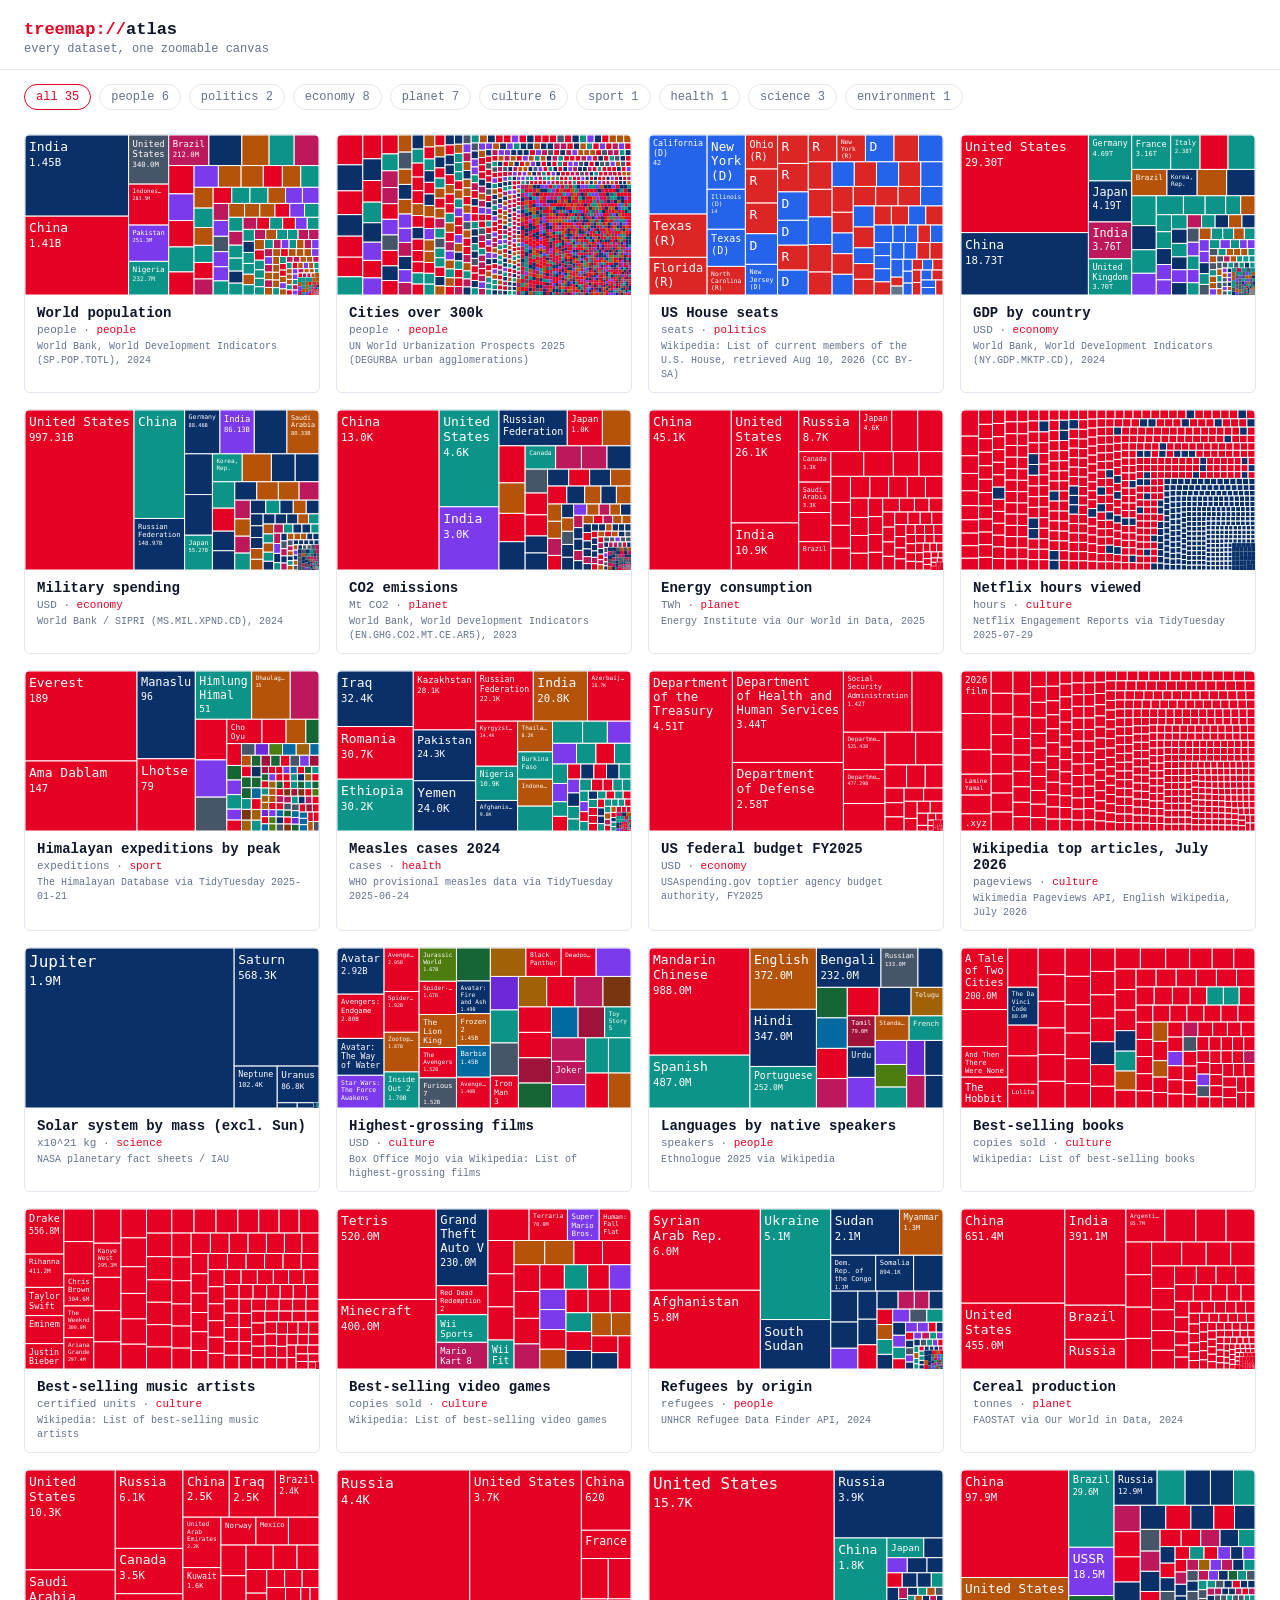
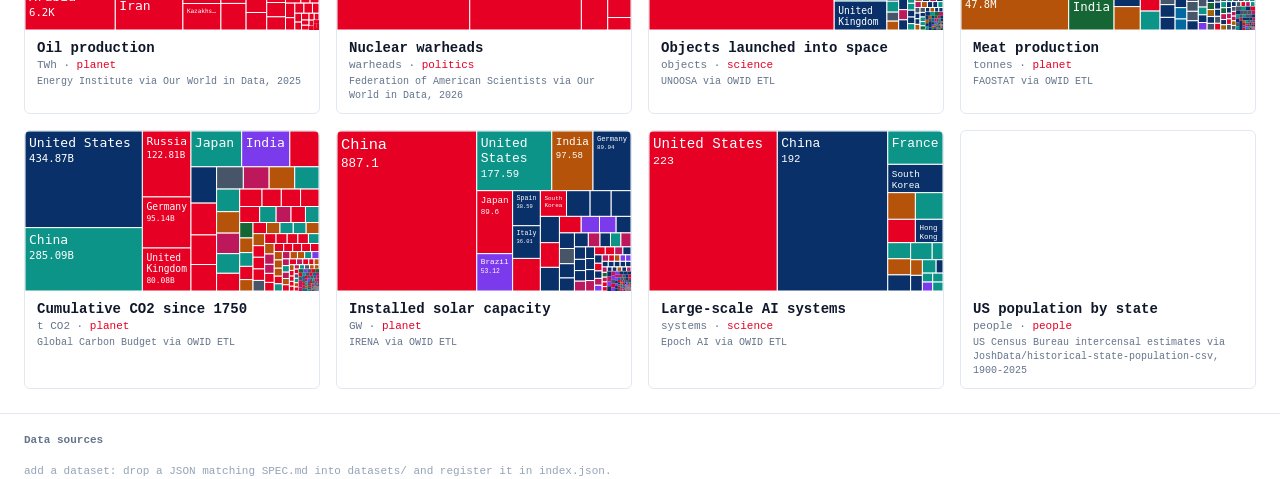
<file: index.html>
<!DOCTYPE html>
<html lang="en">
<head>
<meta charset="utf-8">
<meta name="viewport" content="width=device-width, initial-scale=1.0">
<title>treemap://atlas</title>
<link rel="stylesheet" href="style.css">
</head>
<body>
<header class="site">
  <h1><span class="proto">treemap://</span>atlas</h1>
  <span class="tag">every dataset, one zoomable canvas</span>
</header>
<div class="chips" id="chips"></div>
<div class="grid" id="grid"></div>
<footer id="sources"><b>Data sources</b><div id="srclist"></div><div class="add">add a dataset: drop a JSON matching SPEC.md into datasets/ and register it in index.json.</div></footer>
<script type="module">
import { Treemap } from './treemap-engine.js';

const reg = await fetch('datasets/index.json').then(r => r.json());
const grid = document.getElementById('grid');

const cats = ['all', ...new Set(reg.datasets.map(d => d.category))];
const counts = {};
for (const d of reg.datasets) counts[d.category] = (counts[d.category] || 0) + 1;
const chips = document.getElementById('chips');
let active = 'all';
for (const c of cats) {
  const b = document.createElement('button');
  b.className = 'chip' + (c === 'all' ? ' on' : '');
  b.textContent = c === 'all' ? `all ${reg.datasets.length}` : `${c} ${counts[c]}`;
  b.onclick = () => {
    active = c;
    document.querySelectorAll('.chip').forEach(x => x.classList.remove('on'));
    b.classList.add('on');
    document.querySelectorAll('.card').forEach(el =>
      el.style.display = (c === 'all' || el.dataset.cat === c) ? '' : 'none');
  };
  chips.appendChild(b);
}

for (const d of reg.datasets) {
  const card = document.createElement('a');
  card.className = 'card';
  card.dataset.cat = d.category;
  card.href = `viewer.html?d=${d.id}`;
  card.innerHTML = `<div class="thumb"><canvas></canvas></div>
    <div class="info"><div class="t">${d.title}</div><div class="s">${d.unit} \u00b7 <span class="cat">${d.category}</span></div><div class="src">${d.source}</div></div>`;
  grid.appendChild(card);
  const data = await fetch(`datasets/${d.id}.json`).then(r => r.json());
  const cv = card.querySelector('canvas');
  const tm = new Treemap(cv, data, { grouped: false, minFont: 6, maxFont: 16 });
  cv.style.pointerEvents = 'none';
}
document.getElementById('srclist').innerHTML = reg.datasets
  .map(d => `<div class="srcrow">${d.title}: <a class="srclink" href="${d.source_url}" target="_blank" rel="noopener">${d.source}</a></div>`)
  .join('');
</script>
</body>
</html>
</file>
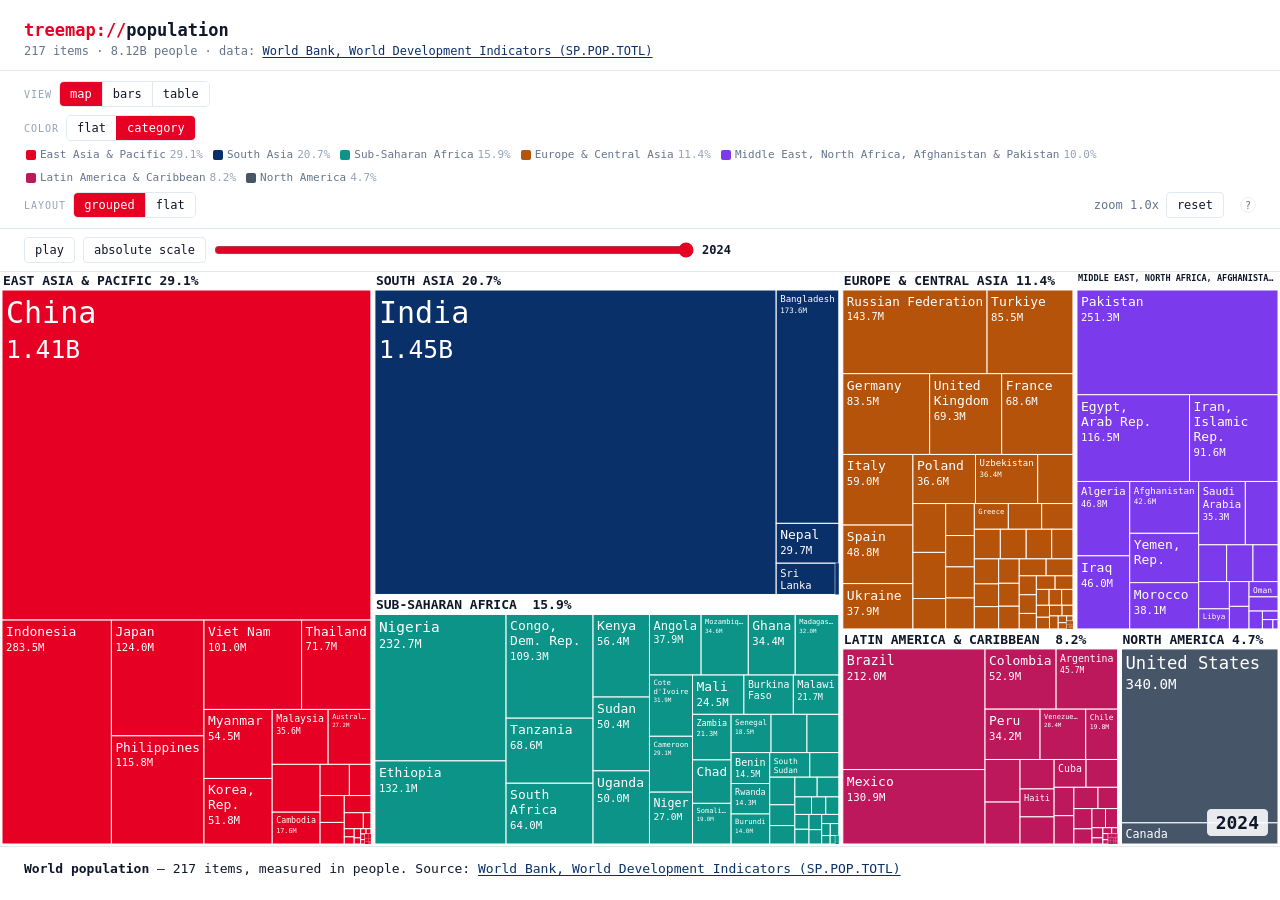
<file: viewer.html>
<!DOCTYPE html>
<html lang="en">
<head>
<meta charset="utf-8">
<meta name="viewport" content="width=device-width, initial-scale=1.0">
<title>treemap://atlas</title>
<link rel="stylesheet" href="style.css">
</head>
<body>
<header class="site">
  <div class="row1"><h1><a href="index.html"><span class="proto">treemap://</span><span id="dsid">...</span></a></h1></div>
  <div class="row2"><span class="tag" id="dsmeta"></span></div>
</header>
<div class="controls">
  <span class="cgroup"><span class="clabel">view</span><span class="seg"><button id="bMap" class="on">map</button><button id="bBars">bars</button><button id="bTable">table</button></span></span>
  <span class="cgroup"><span class="clabel">color</span><span class="seg"><button id="bFlat">flat</button><button id="bCat" class="on">category</button></span><span id="legend"></span></span>
  <span class="cgroup"><span class="clabel">layout</span><span class="seg"><button id="bGroup" class="on">grouped</button><button id="bUngroup">flat</button></span></span>
  <span class="cgroup nav"><span class="meta" id="zoomlabel">zoom 1.0x</span><button id="bReset">reset</button></span>
  <span id="howto" title="">?</span>
</div>
<div class="controls" id="timebar" style="display:none">
  <button id="bPlay">play</button>
  <button id="bAbs" title="treemap area scales with the year's total">absolute scale</button>
  <input type="range" id="yslider" min="0" max="0" value="0">
  <span class="meta" id="ylabel"></span>
</div>
<div id="stage">
  <div id="yearoverlay"></div>
  <canvas id="cv"></canvas>
  <div id="tooltip"></div>
  <div id="tablewrap" style="display:none"></div>
  <div id="barswrap" style="display:none"></div>
</div>
<div id="caption"></div>
<script type="module">
import { Treemap } from './treemap-engine.js';

const id = new URLSearchParams(location.search).get('d') || 'population';
const [reg, data] = await Promise.all([
  fetch('datasets/index.json').then(r => r.json()),
  fetch(`datasets/${id}.json`).then(r => r.json())
]);
const entry = reg.datasets.find(d => d.id === id) || {};
document.getElementById('dsid').textContent = id;

document.title = `treemap://${id}`;
const total = data.items.reduce((s, d) => s + d.value, 0);
const cap = document.getElementById('caption');
const yov = document.getElementById('yearoverlay');
function setCaption(y) {
  cap.innerHTML = `<b>${data.title}</b> \u2014 ${data.items.length} items, measured in ${data.unit}. Source: <a class="srclink" href="${data.source_url || '#'}" target="_blank" rel="noopener">${data.source}</a>`;
  yov.textContent = y || data.date || '';
}
setCaption(data.years ? data.years[data.years.length - 1] : data.date);
const grouped = data.items.some(d => d.parent);
document.getElementById('howto').title =
  'How to read: area = value in ' + data.unit + ', sorted big to small from top left' +
  (grouped ? ', grouped in labeled blocks (click a block to zoom)' : '') + '. Hover any rectangle for details.';
document.getElementById('dsmeta').innerHTML =
  `${data.items.length} items \u00b7 ${fmtTotal(total)} ${data.unit} \u00b7 data: <a class="srclink" href="${data.source_url || '#'}" target="_blank" rel="noopener">${data.source}</a>`;

function fmtTotal(v) {
  if (v >= 1e12) return (v / 1e12).toFixed(2) + 'T';
  if (v >= 1e9) return (v / 1e9).toFixed(2) + 'B';
  if (v >= 1e6) return (v / 1e6).toFixed(1) + 'M';
  if (v >= 1e3) return (v / 1e3).toFixed(1) + 'K';
  return v.toLocaleString();
}

const cv = document.getElementById('cv');
const tm = new Treemap(cv, data);
const tip = document.getElementById('tooltip');

tm.onHover = (n, x, y) => {
  if (!n) { tip.style.display = 'none'; return; }
  const pct = (100 * n.value / total).toFixed(3);
  const rank = tm.rank.get(n);
  const grp = n.parent ? `<span class="k">group</span> ${n.parent}<br>` : '';
  const note = n.note ? `<span class="k">in</span> ${n.note}<br>` : '';
  tip.innerHTML = `<b>${n.name}</b><br>`
    + `<span class="k">value</span> ${fmtTotal(n.value)} ${data.unit}<br>`
    + `<span class="k">share</span> ${pct}%<br>`
    + `<span class="k">rank</span> ${rank} of ${tm.n}<br>`
    + note + grp
    + `<span class="k">source</span> ${data.source}`;
  tip.style.display = 'block';
  const tw2 = tip.offsetWidth || 180, th2 = tip.offsetHeight || 90;
  tip.style.left = Math.max(0, Math.min(x + 14, cv.clientWidth - tw2 - 4)) + 'px';
  tip.style.top = Math.max(0, Math.min(y + 14, cv.clientHeight - th2 - 4)) + 'px';
};
tm.onZoom = s => document.getElementById('zoomlabel').textContent = `zoom ${s.toFixed(1)}x`;

const bFlat = document.getElementById('bFlat');
const bCat = document.getElementById('bCat');
bFlat.onclick = () => { tm.setColorMode('flat'); bFlat.classList.add('on'); bCat.classList.remove('on'); };
bCat.onclick = () => { tm.setColorMode('category'); bCat.classList.add('on'); bFlat.classList.remove('on'); };
const bGroup = document.getElementById('bGroup');
const bUngroup = document.getElementById('bUngroup');
function setGroupUI(g) {
  bGroup.classList.toggle('on', g);
  bUngroup.classList.toggle('on', !g);
  tm.setGrouped(g);
}
bGroup.onclick = () => setGroupUI(true);
bUngroup.onclick = () => setGroupUI(false);
const hasGroups = data.items.some(d => d.parent);
if (!hasGroups) { bGroup.disabled = true; bUngroup.classList.add('on'); bGroup.classList.remove('on'); }
document.getElementById('bReset').onclick = () => tm.reset();

const tw = document.getElementById('tablewrap');
const bTable = document.getElementById('bTable');
let tableOn = false, sortKey = 'value', sortDir = -1;
function renderTable() {
  const rows = [...data.items].map(d => ({
    name: d.name, value: d.value, share: 100 * d.value / total,
    group: d.parent || '', rank: tm.rank.get(d) || 0
  }));
  rows.sort((a, b) => {
    const x = a[sortKey], y = b[sortKey];
    return (typeof x === 'string' ? x.localeCompare(y) : x - y) * sortDir;
  });
  const hasGroup = rows.some(r => r.group);
  const cols = [['rank', '#'], ['name', 'name'], ['value', `value (${data.unit})`], ['share', 'share']];
  if (hasGroup) cols.push(['group', 'group']);
  const arrow = k => sortKey === k ? (sortDir < 0 ? ' \u2193' : ' \u2191') : '';
  tw.innerHTML = `<table class="dt"><thead><tr>` +
    cols.map(([k, l]) => `<th data-k="${k}">${l}${arrow(k)}</th>`).join('') +
    `</tr></thead><tbody>` +
    rows.map(r => `<tr><td>${r.rank}</td><td>${r.name}</td><td>${fmtTotal(r.value)}</td><td>${r.share.toFixed(2)}%</td>` +
      (hasGroup ? `<td>${r.group}</td>` : '') + `</tr>`).join('') +
    `</tbody></table>`;
  tw.querySelectorAll('th').forEach(th => th.onclick = () => {
    const k = th.dataset.k;
    if (sortKey === k) sortDir = -sortDir; else { sortKey = k; sortDir = k === 'name' || k === 'group' ? 1 : -1; }
    renderTable();
  });
}
if (data.years && data.years.length > 1) {
  const bar = document.getElementById('timebar');
  const sl = document.getElementById('yslider');
  const yl = document.getElementById('ylabel');
  const bPlay = document.getElementById('bPlay');
  bar.style.display = 'flex';
  sl.max = data.years.length - 1;
  sl.value = data.years.length - 1;
  yl.textContent = data.years[data.years.length - 1];
  let playing = null;
  const setY = i => {
    yl.textContent = data.years[i];
    yov.textContent = data.years[i];
    tm.setYear(i);
    if (view === 'table') renderTable();
    if (view === 'bars') renderBars();
  };
  sl.oninput = () => { setY(+sl.value); };
  const bAbs = document.getElementById('bAbs');
  bAbs.onclick = () => {
    const on = !bAbs.classList.contains('on');
    bAbs.classList.toggle('on', on);
    tm.setAbsolute(on);
    if (on && +sl.value === data.years.length - 1) {
      sl.value = 0;
      setY(0);
    }
  };
  bPlay.onclick = () => {
    if (playing) { clearInterval(playing); playing = null; bPlay.textContent = 'play'; bPlay.classList.remove('on'); return; }
    if (+sl.value >= data.years.length - 1) sl.value = 0;
    bPlay.textContent = 'stop'; bPlay.classList.add('on');
    playing = setInterval(() => {
      if (+sl.value >= data.years.length - 1) { clearInterval(playing); playing = null; bPlay.textContent = 'play'; bPlay.classList.remove('on'); return; }
      sl.value = +sl.value + 1;
      setY(+sl.value);
    }, 650);
  };
}

const bMap = document.getElementById('bMap');
const bBars = document.getElementById('bBars');
const bw = document.getElementById('barswrap');
let view = 'map';
function setView(v) {
  view = v;
  tableOn = v === 'table';
  bMap.classList.toggle('on', v === 'map');
  bBars.classList.toggle('on', v === 'bars');
  bTable.classList.toggle('on', v === 'table');
  cv.style.display = v === 'map' ? 'block' : 'none';
  tw.style.display = v === 'table' ? 'block' : 'none';
  bw.style.display = v === 'bars' ? 'block' : 'none';
  yov.style.display = v === 'table' ? 'none' : 'block';
  tip.style.display = 'none';
  if (v === 'table') renderTable();
  if (v === 'bars') renderBars();
}
bMap.onclick = () => setView('map');
bBars.onclick = () => setView('bars');
bTable.onclick = () => setView('table');

let barsBuilt = false;
function renderBars() {
  const rows = [...data.items].filter(d => d.value > 0).sort((a, b) => b.value - a.value).slice(0, 60);
  const max = rows[0] ? rows[0].value : 1;
  if (!barsBuilt) {
    bw.innerHTML = '<div class="barlist">' + rows.map(() =>
      `<div class="barrow"><span class="bname"></span><span class="btrack"><span class="bfill"></span></span><span class="bval"></span></div>`).join('') + '</div>';
    barsBuilt = true;
  }
  const rowEls = bw.querySelectorAll('.barrow');
  rows.forEach((d, i) => {
    const el = rowEls[i];
    if (!el) return;
    el.querySelector('.bname').textContent = `${i + 1}. ${d.name}`;
    const f = el.querySelector('.bfill');
    f.style.width = (100 * d.value / max) + '%';
    f.style.background = tm.colorMode === 'flat' ? '#0a3069' : (tm.catColor.get(d.color_key || '') || '#64748b');
    el.querySelector('.bval').textContent = fmtTotal(d.value) + ' (' + (100 * d.value / total).toFixed(1) + '%)';
  });
}
const lg = document.getElementById('legend');
function buildLegend() {
  lg.innerHTML = '';
  if (tm.colorMode === 'flat') return;
  for (const [cat, col] of tm.catColor) {
    const e = document.createElement('span');
    e.className = 'lg';
    const pct = (100 * (tm.catTotal.get(cat) || 0) / total).toFixed(1);
    e.innerHTML = `<span class="sw" style="background:${col}"></span>${cat} <span class="lp">${pct}%</span>`;
    lg.appendChild(e);
  }
}
buildLegend();
const oldFlat = bFlat.onclick, oldCat = bCat.onclick;
bFlat.onclick = () => { oldFlat(); buildLegend(); };
bCat.onclick = () => { oldCat(); buildLegend(); };
addEventListener('resize', () => tm.resize());
requestAnimationFrame(() => tm.resize());
</script>
</body>
</html>
</file>
<file: style.css>
* { margin: 0; padding: 0; box-sizing: border-box; }
:root {
  --red: #E60023;
  --navy: #0a3069;
  --ink: #0f172a;
  --slate: #64748b;
  --bg: #ffffff;
  --line: #e2e8f0;
}
body {
  font-family: ui-monospace, 'SF Mono', Menlo, Consolas, monospace;
  background: var(--bg);
  color: var(--ink);
}
a { color: inherit; text-decoration: none; }
header.site {
  padding: 20px 24px 12px;
  border-bottom: 1px solid var(--line);
  display: flex;
  align-items: baseline;
  gap: 14px;
  flex-wrap: wrap;
}
header.site h1 { font-size: 17px; font-weight: 600; }
header.site h1 .proto { color: var(--red); }
header.site .tag { font-size: 12px; color: var(--slate); }
.controls {
  display: flex;
  gap: 8px;
  padding: 10px 24px;
  align-items: center;
  flex-wrap: wrap;
  border-bottom: 1px solid var(--line);
}
.controls button {
  font: inherit;
  font-size: 12px;
  padding: 5px 10px;
  border: 1px solid var(--line);
  background: #fff;
  cursor: pointer;
  border-radius: 4px;
  color: var(--ink);
}
.controls button.on { border-color: var(--red); color: var(--red); }
.controls .meta { font-size: 12px; color: var(--slate); margin-left: auto; }
#stage { position: relative; width: 100%; height: calc(100vh - 110px); }
#stage canvas { display: block; cursor: grab; }
#tooltip {
  position: absolute;
  pointer-events: none;
  background: var(--ink);
  color: #fff;
  font-size: 12px;
  padding: 6px 9px;
  border-radius: 4px;
  display: none;
  white-space: nowrap;
  z-index: 5;
}
#tooltip .v { color: #fca5a5; }
.grid {
  display: grid;
  grid-template-columns: repeat(auto-fill, minmax(280px, 1fr));
  gap: 16px;
  padding: 24px;
}
.card {
  border: 1px solid var(--line);
  border-radius: 6px;
  overflow: hidden;
  transition: border-color .15s;
}
.card:hover { border-color: var(--red); }
.card canvas { display: block; width: 100%; height: 160px; }
.card .info { padding: 10px 12px; }
.card .info .t { font-size: 14px; font-weight: 600; }
.card .info .s { font-size: 11px; color: var(--slate); margin-top: 3px; }
footer { padding: 16px 24px; font-size: 11px; color: var(--slate); border-top: 1px solid var(--line); }

#legend { display: flex; gap: 10px; flex-wrap: wrap; font-size: 11px; color: var(--slate); align-items: center; }
#legend .lg { display: inline-flex; align-items: center; gap: 4px; }
#legend .sw { width: 10px; height: 10px; border-radius: 2px; display: inline-block; }
#tooltip .k { color: #94a3b8; display: inline-block; min-width: 52px; }

.srclink { color: var(--navy); text-decoration: underline; text-underline-offset: 2px; }
.srclink:hover { color: var(--red); }
.card .src { font-size: 10px; color: var(--slate); margin-top: 4px; line-height: 1.4; }
footer#sources { line-height: 1.9; }
footer .srcrow { font-size: 11px; }
footer .add { margin-top: 10px; color: #94a3b8; }

.chips { display: flex; gap: 8px; padding: 14px 24px 0; flex-wrap: wrap; }
.chip { font: inherit; font-size: 12px; padding: 5px 11px; border: 1px solid var(--line); background: #fff; cursor: pointer; border-radius: 999px; color: var(--slate); }
.chip.on { border-color: var(--red); color: var(--red); }
.card .cat { color: var(--red); }

#tablewrap { height: 100%; overflow: auto; padding: 0 24px 24px; }
table.dt { border-collapse: collapse; width: 100%; font-size: 12px; margin-top: 12px; }
table.dt th { text-align: left; padding: 7px 12px; border-bottom: 2px solid var(--ink); cursor: pointer; user-select: none; position: sticky; top: 0; background: #fff; }
table.dt th:hover { color: var(--red); }
table.dt td { padding: 5px 12px; border-bottom: 1px solid var(--line); }
table.dt td:nth-child(1) { color: var(--slate); width: 40px; }
table.dt td:nth-child(3), table.dt td:nth-child(4) { font-variant-numeric: tabular-nums; }
table.dt tr:hover td { background: #fef2f2; }

#timebar { padding-top: 8px; padding-bottom: 8px; }
#yslider { flex: 1; max-width: 480px; accent-color: var(--red); }
#ylabel { min-width: 46px; margin-left: 0; color: var(--ink); font-weight: 600; }

#stage { position: relative; }
#yearoverlay { position: absolute; bottom: 10px; right: 12px; font-size: 18px; font-weight: 700; color: var(--ink); background: rgba(255,255,255,0.88); border: 1px solid var(--line); border-radius: 4px; padding: 2px 8px; pointer-events: none; z-index: 4; }
#yearoverlay:empty { display: none; }
#legend .lp { color: #94a3b8; }
#caption { padding: 12px 24px 20px; font-size: 13px; color: var(--ink); border-top: 1px solid var(--line); line-height: 1.6; }
#caption b { font-weight: 600; }
html, body { height: 100%; }
body { display: flex; flex-direction: column; }
#stage { flex: 1; min-height: 0; height: auto; }
body:has(.grid) { display: block; height: auto; }

.cgroup { display: inline-flex; align-items: center; gap: 7px; margin-right: 14px; }
.clabel { font-size: 10px; text-transform: uppercase; letter-spacing: 1px; color: #94a3b8; }
.seg { display: inline-flex; border: 1px solid var(--line); border-radius: 5px; overflow: hidden; }
.seg button { border: none; border-radius: 0; padding: 5px 10px; }
.seg button + button { border-left: 1px solid var(--line); }
.seg button.on { background: var(--red); color: #fff; border-color: var(--red); }
.seg button:disabled { opacity: 0.4; cursor: default; }
.cgroup.nav { margin-left: auto; margin-right: 0; }
.cgroup.nav .meta { margin-left: 0; }

header.site h2#dstitle { flex-basis: 100%; font-size: 21px; font-weight: 700; margin-top: 6px; letter-spacing: -0.2px; }

header.site { display: block; }
header.site .row1 { margin-bottom: 4px; }
header.site .row2 { display: flex; align-items: baseline; gap: 12px; flex-wrap: wrap; }
header.site h2#dstitle { font-size: 21px; font-weight: 700; margin: 0; letter-spacing: -0.2px; flex-basis: auto; }

#barswrap { height: 100%; overflow: auto; padding: 12px 24px 24px; }
.barrow { display: flex; align-items: center; gap: 10px; padding: 3px 0; font-size: 12px; }
.bname { width: 230px; min-width: 230px; text-align: right; white-space: nowrap; overflow: hidden; text-overflow: ellipsis; }
.btrack { flex: 1; background: #f1f5f9; border-radius: 3px; height: 15px; overflow: hidden; }
.bfill { display: block; height: 100%; width: 0; transition: width 0.5s cubic-bezier(0.65,0,0.35,1); }
.bval { width: 130px; min-width: 130px; color: var(--slate); font-variant-numeric: tabular-nums; }
#howto { display: inline-flex; align-items: center; justify-content: center; width: 16px; height: 16px; border: 1px solid var(--line); border-radius: 50%; font-size: 10px; color: var(--ink); opacity: 0.6; cursor: help; margin-left: 8px; }
#legend { flex-basis: 100%; padding-left: 2px; }
.cgroup:has(#legend) { flex-wrap: wrap; }

@media (max-width: 640px) {
  header.site { padding: 10px 12px 6px; }
  header.site h1 { font-size: 15px; }
  header.site .tag { font-size: 11px; display: block; white-space: nowrap; overflow: hidden; text-overflow: ellipsis; }
  .controls { padding: 6px 12px; gap: 6px; }
  .controls button, .seg button { font-size: 11px; padding: 4px 8px; }
  .cgroup { margin-right: 8px; gap: 5px; }
  .clabel { display: none; }
  #legend { flex-wrap: nowrap; overflow-x: auto; white-space: nowrap; scrollbar-width: none; padding-bottom: 2px; }
  #legend::-webkit-scrollbar { display: none; }
  #legend .lg { flex: 0 0 auto; }
  #howto { display: none; }
  #timebar { gap: 6px; }
  #yslider { min-width: 0; flex: 1; }
  #ylabel { min-width: 40px; }
  #caption { display: none; }
  #yearoverlay { font-size: 13px; padding: 1px 6px; bottom: 6px; right: 6px; }
  .grid { grid-template-columns: 1fr; gap: 12px; padding: 12px; }
  .chips { padding: 10px 12px 0; }
  .bname { width: 110px; min-width: 110px; }
  .bval { width: 90px; min-width: 90px; font-size: 11px; }
}
</file>
